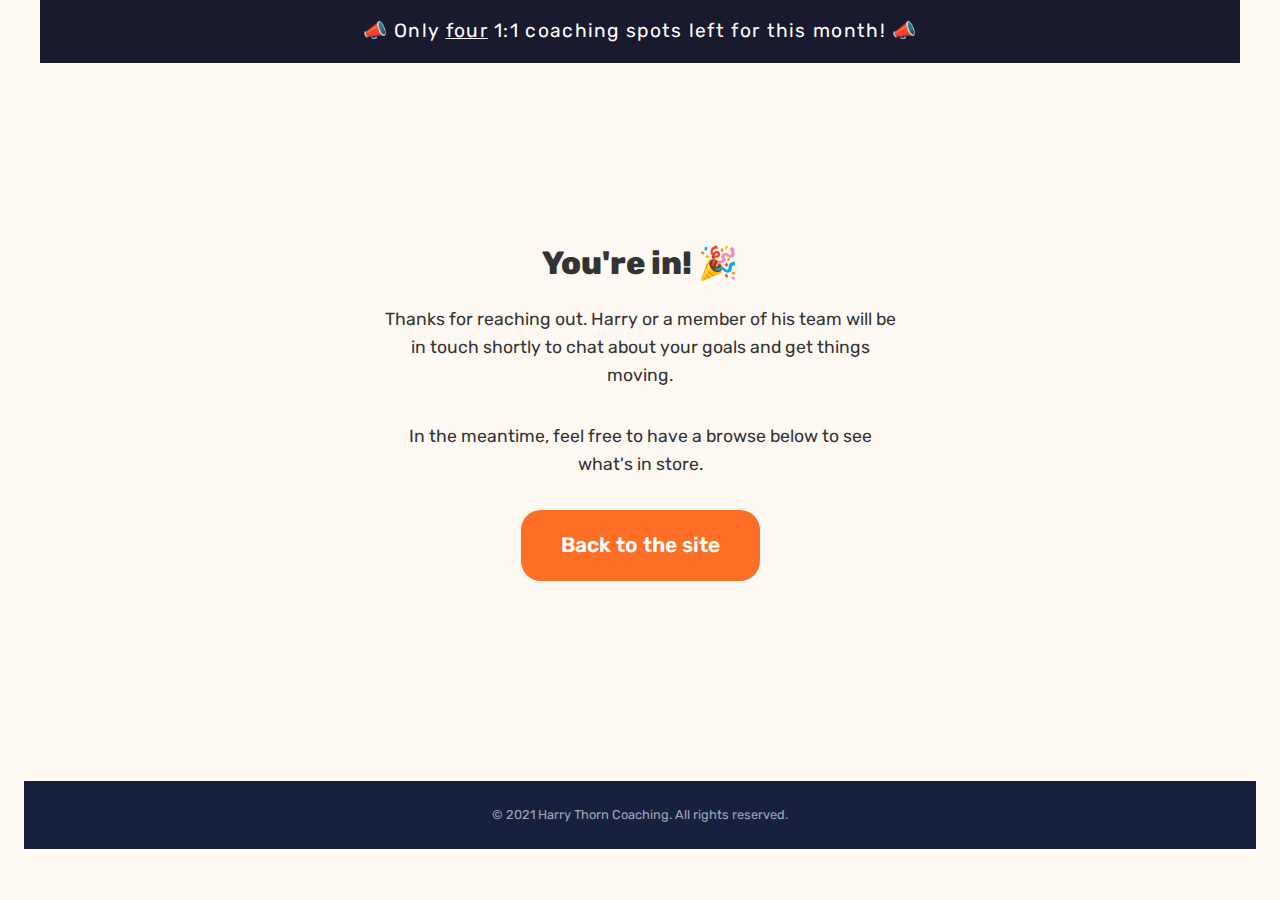
<file: thank-you.html>
<!doctype html>
<html lang="en">
  <head>
    <meta charset="UTF-8" />
    <meta
      name="viewport"
      content="width=device-width, initial-scale=1.0, maximum-scale=1.0, user-scalable=no"
    />
    <title>Thanks for reaching out! | Harry Thorn Coaching</title>
    <link rel="stylesheet" href="styles.css" />
    <link rel="preconnect" href="https://fonts.googleapis.com" />
    <link rel="preconnect" href="https://fonts.gstatic.com" crossorigin />
    <link
      href="https://fonts.googleapis.com/css2?family=Rubik:ital,wght@0,300..900;1,300..900&display=swap"
      rel="stylesheet"
    />

    <!-- Meta Pixel Code -->
    <script>
      !(function (f, b, e, v, n, t, s) {
        if (f.fbq) return;
        n = f.fbq = function () {
          n.callMethod
            ? n.callMethod.apply(n, arguments)
            : n.queue.push(arguments);
        };
        if (!f._fbq) f._fbq = n;
        n.push = n;
        n.loaded = !0;
        n.version = "2.0";
        n.queue = [];
        t = b.createElement(e);
        t.async = !0;
        t.src = v;
        s = b.getElementsByTagName(e)[0];
        s.parentNode.insertBefore(t, s);
      })(
        window,
        document,
        "script",
        "https://connect.facebook.net/en_US/fbevents.js",
      );
      fbq("init", "517991158551582");
      fbq("track", "PageView");
      fbq("track", "Lead");
    </script>
    <noscript>
      <img
        height="1"
        width="1"
        style="display: none"
        src="https://www.facebook.com/tr?id=517991158551582&ev=Lead&noscript=1"
      />
    </noscript>
    <!-- End Meta Pixel Code -->

    <style>
      .thankyou-section {
        display: flex;
        flex-direction: column;
        align-items: center;
        justify-content: center;
        min-height: 70vh;
        text-align: center;
        padding: 60px 24px;
      }

      .thankyou-section h1 {
        font-size: 2rem;
        font-weight: 800;
        margin-bottom: 16px;
      }

      .thankyou-section p {
        font-size: 1.1rem;
        max-width: 520px;
        line-height: 1.6;
        margin-bottom: 32px;
      }
    </style>
  </head>
  <body>
    <!-- Header Banner -->
    <header class="header-banner">
      <div class="header-content">
        <h3>📣 Only <u>four</u> 1:1 coaching spots left for this month! 📣</h3>
      </div>
    </header>

    <!-- Main Content -->
    <main class="main-content">
      <section class="thankyou-section">
        <h1>You're in! 🎉</h1>
        <p>
          Thanks for reaching out. Harry or a member of his team will be in
          touch shortly to chat about your goals and get things moving.
        </p>
        <p>
          In the meantime, feel free to have a browse below to see what's in
          store.
        </p>
        <a href="https://harrythorncoaching.com" class="btn btn-primary">
          Back to the site
        </a>
      </section>
    </main>

    <!-- Footer -->
    <footer class="footer">
      <p>&copy; 2021 Harry Thorn Coaching. All rights reserved.</p>
    </footer>
  </body>
</html>
</file>
<file: styles.css>
/* CSS Variables - Matching existing design */
:root {
  --color-primary: #1a1a2e;
  --color-secondary: #16213e;
  --color-accent: #fd6f26;
  --color-text: #333333;
  --color-text-light: #666666;
  --color-text-white: #ffffff;
  --color-background: #fff9f3;
  --color-border: #e0e0e0;
  --font-family: "Rubik", sans-serif;
  --spacing-xs: 0.5rem;
  --spacing-sm: 1rem;
  --spacing-md: 1.5rem;
  --spacing-lg: 2rem;
  --border-radius: 20px;
  --transition: all 0.3s ease;
  --max-width-mobile: 480px;
  --max-width-desktop: 1200px;
}

/* Reset & Base Styles */
*,
*::before,
*::after {
  box-sizing: border-box;
  margin: 0;
  padding: 0;
}

html {
  scroll-behavior: smooth;
}

body {
  font-family: var(--font-family);
  font-size: 16px;
  line-height: 1.6;
  color: var(--color-text);
  background-color: var(--color-background);
  max-width: var(--max-width-mobile);
  margin: 0 auto;
  overflow-x: hidden;
}

h2 {
  font-weight: 400;
}

h3 {
  font-size: 15px;
  letter-spacing: 1.3px;
  font-weight: 400;
}

img {
  max-width: 100%;
  height: auto;
  display: block;
}

a {
  text-decoration: none;
  color: inherit;
}

ul {
  list-style: none;
}

.hidden {
  display: none !important;
}

hr {
  border: none;
  border-top: 1px solid var(--color-border);
  margin: var(--spacing-md) 0;
}

/* Header Banner */
.header-banner {
  background-color: var(--color-primary);
  padding: var(--spacing-sm);
  position: sticky;
  top: 0;
  margin: 0;
  width: 100%;
  z-index: 1000;
}

.header-content {
  display: flex;
  align-items: center;
  justify-content: center;
  gap: var(--spacing-xs);
  color: white;
  text-align: center;
}

.logo-img {
  width: 40px;
  height: 40px;
}

.logo-text {
  font-size: 1rem;
  font-weight: 700;
  color: var(--color-text-white);
}

.qualifier-section {
  margin: var(--spacing-md) 0;
}

.qualifier-container {
  display: flex;
  gap: var(--spacing-xs);
}

.qualifier-column {
  flex: 1;
  padding: var(--spacing-sm);
  border-radius: var(--border-radius);
}

.qualifier-column h4 {
  font-size: 0.9rem;
  font-weight: 700;
  margin-bottom: var(--spacing-sm);
}

.qualifier-list {
  font-size: 0.85rem;
}

.qualifier-list li {
  padding: var(--spacing-xs) 0;
  padding-left: 0;
  line-height: 1.4;
}

.qualifier-for {
  background-color: #f0faf0;
  border: 1px solid #c3e6c3;
  color: var(--color-text);
}

.qualifier-not {
  background-color: #fff5f5;
  border: 1px solid #f5c6c6;
  color: var(--color-text);
}

.qualifier-not .qualifier-list li {
  padding-left: 1.25rem;
  position: relative;
}

.qualifier-not .qualifier-list li::before {
  content: "✗";
  position: absolute;
  left: 0;
  color: #cc0000;
}

.qualifier-for .qualifier-list li {
  padding-left: 1.25rem;
  position: relative;
}

.qualifier-for .qualifier-list li::before {
  content: "✓";
  position: absolute;
  left: 0;
  color: rgb(155, 244, 155);
}

@media (min-width: 768px) {
  .qualifier-container {
    max-width: 900px;
    margin: 0 auto;
    gap: var(--spacing-md);
  }

  .qualifier-column {
    padding: var(--spacing-lg);
  }

  .qualifier-column h4 {
    font-size: 1.2rem;
  }

  .qualifier-list {
    font-size: 1rem;
  }
}

/* Main Content */
.main-content {
  padding: var(--spacing-sm);
}

.sub-bullet {
  font-size: smaller;
}

/* Tagline Section */
.tagline-section {
  text-align: center;
}

.tagline {
  font-size: 1.75rem;
  font-weight: 700;
  color: var(--color-primary);
  margin-bottom: var(--spacing-sm);
  line-height: 1.2;
}

.sub-tagline {
  font-size: 1.1rem;
  font-weight: 400;
  color: var(--color-text-light);
  line-height: 1.4;
  text-align: center;
}

.challenge-link {
  font-size: 1rem;
  color: var(--color-accent);
  margin-bottom: 8px;
  font-weight: 600;
  text-align: center;
  margin-top: 18px;
}

#click-text {
  font-weight: lighter;
  color: #666666;
}

/* Video Section */
.video-section {
  margin: var(--spacing-md) 0;
}

.video-placeholder {
  width: 100%;
  aspect-ratio: 16 / 9;
  background-color: var(--color-primary);
  border-radius: var(--border-radius);
  overflow: hidden;
}

.video-placeholder iframe {
  width: 100%;
  height: 100%;
}

/* CTA Section */
.cta-section {
  text-align: center;
}

.cta-quote {
  text-align: center;
  font-size: 15px;
}

.inquiry-section {
  display: flex;
  justify-content: center;
  margin: var(--spacing-lg) auto;
  padding: 0;
}

.inquiry-card {
  display: flex;
  flex-direction: column;
  align-items: center;
  text-align: center;
  padding: var(--spacing-md);
  border-radius: var(--border-radius);
  background: var(--color-text-white);
  box-shadow: 0 4px 15px rgba(0, 0, 0, 0.08);
  transition: var(--transition);
  width: 100%;
}

.inquiry-card:hover {
  transform: translateY(-4px);
  box-shadow: 0 12px 32px rgba(0, 0, 0, 0.12);
}

.inquiry-icon {
  font-size: 2.5rem;
  margin-bottom: var(--spacing-xs);
}

.inquiry-title {
  font-size: 1.3rem;
  font-weight: 700;
  color: var(--color-primary);
  margin-bottom: var(--spacing-sm);
}

/* Button Styles */
.btn {
  display: inline-block;
  padding: 1rem 2rem;
  font-size: 1.1rem;
  font-weight: 600;
  text-align: center;
  border: none;
  border-radius: var(--border-radius);
  cursor: pointer;
  transition: var(--transition);
  width: auto;
}

.btn:hover {
  background-color: white;
  color: var(--color-accent);
  border: 2px solid var(--color-accent);
}

.btn-primary {
  background-color: var(--color-accent);
  color: var(--color-text-white);
  max-width: 300px;
}

#challenge-button {
  background-color: rgb(137, 208, 255);
  border-radius: 10px;
  color: #1a1a2e;
  font-size: 15px;
  padding: 10px;
  width: auto;
  cursor: pointer;
}

.btn-primary {
  font-size: 1 rem;
}

.btn-primary:active {
  transform: scale(0.98);
}

.cta-quote {
  margin-top: var(--spacing-sm);
  font-style: italic;
  color: var(--color-text-light);
}

#last-cta-button {
  margin-top: 20px;
}

.email-button-container {
  display: flex;
  justify-content: center;
  gap: 5px;
}

/* Thin Banner */
.thin-banner {
  background-color: var(--color-accent);
  padding: 5px;
  margin: var(--spacing-md) calc(-1 * var(--spacing-sm));
  text-align: center;
}

.thin-banner.blue {
  background-color: #16213e;
}

.thin-banner h3 {
  color: var(--color-text-white);
  font-size: 15px;
  font-weight: 500;
  letter-spacing: 1.5px;
}

/* Comparison Section */
.comparison-container {
  display: flex;
  gap: var(--spacing-xs);
}

.comparison-column {
  flex: 1;
  padding: var(--spacing-sm);
  border-radius: var(--border-radius);
}

.comparison-left {
  background-color: var(--color-border);
}

.comparison-right {
  background-color: #202d50;
  color: var(--color-text-white);
}

.comparison-column h4 {
  font-size: 0.9rem;
  font-weight: 700;
  margin-bottom: var(--spacing-sm);
  text-align: center;
}

.comparison-list {
  font-size: 0.85rem;
}

.comparison-list li {
  padding: var(--spacing-xs) 0;
  padding-left: 1.25rem;
  position: relative;
}

.comparison-left .comparison-list li::before {
  content: "✗";
  position: absolute;
  left: 0;
  color: #cc0000;
}

.comparison-right .comparison-list li::before {
  content: "✓";
  position: absolute;
  left: 0;
  color: rgb(155, 244, 155);
}

/* Fat Loss Section */
.fat-loss-section {
  padding-top: var(--spacing-md);
}

.section-title {
  font-size: 20px;
  font-weight: 700;
  color: var(--color-primary);
  text-align: center;
  margin-bottom: var(--spacing-md);
}

#harry-intro {
  font-weight: 350;
}

/* About Me Section - Updated to match pillar cards */
.about-section {
  padding: 0;
  margin-bottom: var(--spacing-md);
}

.about-container {
  display: flex;
  gap: var(--spacing-sm);
}

.about-card {
  flex: 1;
  background-color: #202d50;
  border-radius: var(--border-radius);
  padding: var(--spacing-md);
  box-shadow: 0 4px 15px rgba(0, 0, 0, 0.08);
  display: flex;
  flex-direction: column;
}

.about-card-header {
  display: flex;
  justify-content: space-between;
  align-items: center;
  margin-bottom: var(--spacing-sm);
}

.about-card-title {
  font-size: 1.25rem;
  font-weight: 700;
  color: var(--color-text-white);
  margin-bottom: 0;
}

.about-card .headshot-placeholder {
  width: 80px;
  height: 80px;
  border-radius: 30%;
  border: #fd6f26 1px solid;
  object-fit: cover;
}

.qualifications-list {
  list-style: none;
  font-size: 0.95rem;
  color: var(--color-text-white);
  flex-grow: 1;
}

.qualifications-list li {
  padding: var(--spacing-xs) 0;
  padding-left: 1.5rem;
  position: relative;
  line-height: 1.4;
}

.qualifications-list li::before {
  content: "•";
  position: absolute;
  left: 0;
  color: var(--color-accent);
  font-weight: bold;
  font-size: 1.2rem;
}

/* Pillar Cards */
.pillar-card {
  background-color: var(--color-text-white);
  border-radius: var(--border-radius);
  padding: var(--spacing-md);
  margin-bottom: var(--spacing-md);
  box-shadow: 0 4px 15px rgba(0, 0, 0, 0.08);
  display: flex;
  flex-direction: column;
}

.pillar-title {
  font-size: 1.25rem;
  font-weight: 700;
  color: var(--color-primary);
  margin-bottom: var(--spacing-sm);
}

.pillar-image {
  display: flex;
  justify-content: space-between;
  align-items: center;
  margin-bottom: 0px;
}

.pillar-image img {
  height: 80px;
  width: auto;
}

.pillar-list {
  font-size: 0.95rem;
}

.pillar-list li {
  padding: var(--spacing-xs) 0;
  padding-left: 1.5rem;
  position: relative;
  color: var(--color-text);
}

.pillar-list li::before {
  content: "•";
  position: absolute;
  left: 0;
  color: var(--color-accent);
  font-weight: bold;
}

/* Guarantee Section */
.guarantee-section {
  background-color: var(--color-primary);
  padding: var(--spacing-md);
  margin: var(--spacing-md) calc(-1 * var(--spacing-sm));
  text-align: center;
}

.guarantee-title {
  color: var(--color-text-white);
  font-size: 1.25rem;
}

/* Transformations Section */
.transformations-section {
  gap: 40px;
}

.transformation-img {
  width: 100%;
  height: auto;
  object-fit: cover;
  border-radius: var(--border-radius);
  box-shadow: 0 4px 10px rgba(0, 0, 0, 0.1);
  margin-bottom: 1rem;
  padding: 0;
  display: block;
}

/* FAQ Section */
.faq-item {
  margin-bottom: var(--spacing-sm);
  border-radius: var(--border-radius);
  overflow: hidden;
  background-color: var(--color-text-white);
  box-shadow: 0 2px 8px rgba(0, 0, 0, 0.05);
}

.faq-question {
  width: 100%;
  padding: var(--spacing-sm);
  background-color: var(--color-text-white);
  border: none;
  text-align: left;
  font-family: var(--font-family);
  font-size: 0.95rem;
  font-weight: 600;
  color: var(--color-primary);
  cursor: pointer;
  display: flex;
  justify-content: space-between;
  align-items: center;
  touch-action: manipulation;
  -webkit-tap-highlight-color: rgba(0, 0, 0, 0.1);
}

.faq-icon {
  font-size: 1.25rem;
  font-weight: 700;
  color: var(--color-accent);
  transition: var(--transition);
}

.faq-item.active .faq-icon {
  transform: rotate(45deg);
}

.faq-answer {
  max-height: 0;
  overflow: hidden;
  transition: max-height 0.3s ease;
}

.faq-item.active .faq-answer {
  max-height: 500px;
}

.faq-answer p {
  padding: 0 var(--spacing-sm) var(--spacing-sm);
  font-size: 0.9rem;
  color: var(--color-text-light);
  line-height: 1.6;
}

/* Email Section */
.email-section {
  padding: 0;
  text-align: center;
}

.email-intro {
  font-size: 1.1rem;
  color: var(--color-text);
  margin-bottom: var(--spacing-sm);
}

.email-form {
  display: flex;
  flex-direction: column;
  gap: var(--spacing-sm);
}

.email-input {
  width: 100%;
  padding: 1rem;
  font-size: 1rem;
  font-family: var(--font-family);
  border: 2px solid var(--color-border);
  border-radius: var(--border-radius);
  background-color: var(--color-text-white);
  color: var(--color-text);
  transition: var(--transition);
}

.email-input::placeholder {
  color: var(--color-text-light);
}

.email-input:focus {
  outline: none;
  border-color: var(--color-accent);
}

.btn-email {
  max-width: none;
}

/* Footer */
.footer {
  background-color: var(--color-secondary);
  padding: var(--spacing-md);
  text-align: center;
  margin: var(--spacing-md) calc(-1 * var(--spacing-sm)) 0;
}

.footer p {
  color: rgba(255, 255, 255, 0.6);
  font-size: 0.8rem;
}

/* ========================================
   DESKTOP/TABLET RESPONSIVE STYLES
   ======================================== */

@media (min-width: 768px) {
  body {
    max-width: var(--max-width-desktop);
    font-size: 18px;
  }

  .main-content {
    padding: var(--spacing-lg) var(--spacing-lg);
  }

  .tagline {
    font-size: 3rem;
  }

  .sub-tagline {
    font-size: 1.5rem;
  }

  .section-title {
    font-size: 2rem;
  }

  /* Video section reasonable width */
  .video-section {
    max-width: 800px;
    margin-left: auto;
    margin-right: auto;
  }

  /* Comparison columns better spacing */
  .comparison-container {
    max-width: 900px;
    margin-left: auto;
    margin-right: auto;
    gap: var(--spacing-md);
  }

  .comparison-column {
    padding: var(--spacing-lg);
  }

  .comparison-column h4 {
    font-size: 1.2rem;
  }

  .comparison-list {
    font-size: 1rem;
  }

  /* Pillar cards styling */
  .fat-loss-section {
    display: grid;
    gap: var(--spacing-lg);
  }

  .pillar-card {
    padding: var(--spacing-lg);
  }

  .pillar-title {
    font-size: 1.5rem;
  }

  .pillar-list {
    font-size: 1.1rem;
  }

  .pillar-image img {
    height: 100px;
  }

  /* Transformation images in grid */
  .transformations-section > div {
    display: grid;
    grid-template-columns: repeat(2, 1fr);
    gap: var(--spacing-md);
    max-width: 1000px;
    margin: 0 auto;
  }

  .transformation-img {
    margin-bottom: 0;
  }

  /* About section */
  .about-card {
    padding: var(--spacing-lg);
    max-width: 800px;
    margin: 0 auto;
  }

  .about-card-title {
    font-size: 1.75rem;
  }

  .about-card .headshot-placeholder {
    width: 120px;
    height: 120px;
  }

  .qualifications-list {
    font-size: 1.1rem;
  }

  /* FAQ items */
  .faq-section {
    max-width: 900px;
    margin-left: auto;
    margin-right: auto;
  }

  .faq-question {
    font-size: 1.1rem;
    padding: var(--spacing-md);
  }

  .faq-answer p {
    font-size: 1rem;
    padding: 0 var(--spacing-md) var(--spacing-md);
  }

  /* Email section */
  .email-section {
    max-width: 600px;
    margin-left: auto;
    margin-right: auto;
  }

  .email-intro {
    font-size: 1.3rem;
  }

  /* Buttons */
  .btn {
    font-size: 1.3rem;
    padding: 1.2rem 2.5rem;
  }

  .btn-primary {
    max-width: 400px;
  }

  #challenge-button {
    font-size: 1.1rem;
    padding: 1rem 2rem;
  }

  /* Header banner */
  .header-content h3 {
    font-size: 1.2rem;
  }

  .thin-banner h3 {
    font-size: 1.1rem;
  }

  .challenge-link {
    font-size: 1.2rem;
  }

  .cta-quote {
    font-size: 1.1rem;
  }
}

/* Extra large screens */
@media (min-width: 1400px) {
  .main-content {
    padding: var(--spacing-lg) 4rem;
  }
}

/* Responsive adjustments for mobile devices */
@media (max-width: 480px) {
  .about-card {
    padding: 1rem;
    box-shadow: 0 4px 15px rgba(0, 0, 0, 0.08);
  }

  .about-card-title {
    font-size: 1.1rem;
  }

  .qualifications-list {
    font-size: 0.85rem;
  }

  .about-card .headshot-placeholder {
    width: 60px;
    height: 60px;
  }
}
</file>
